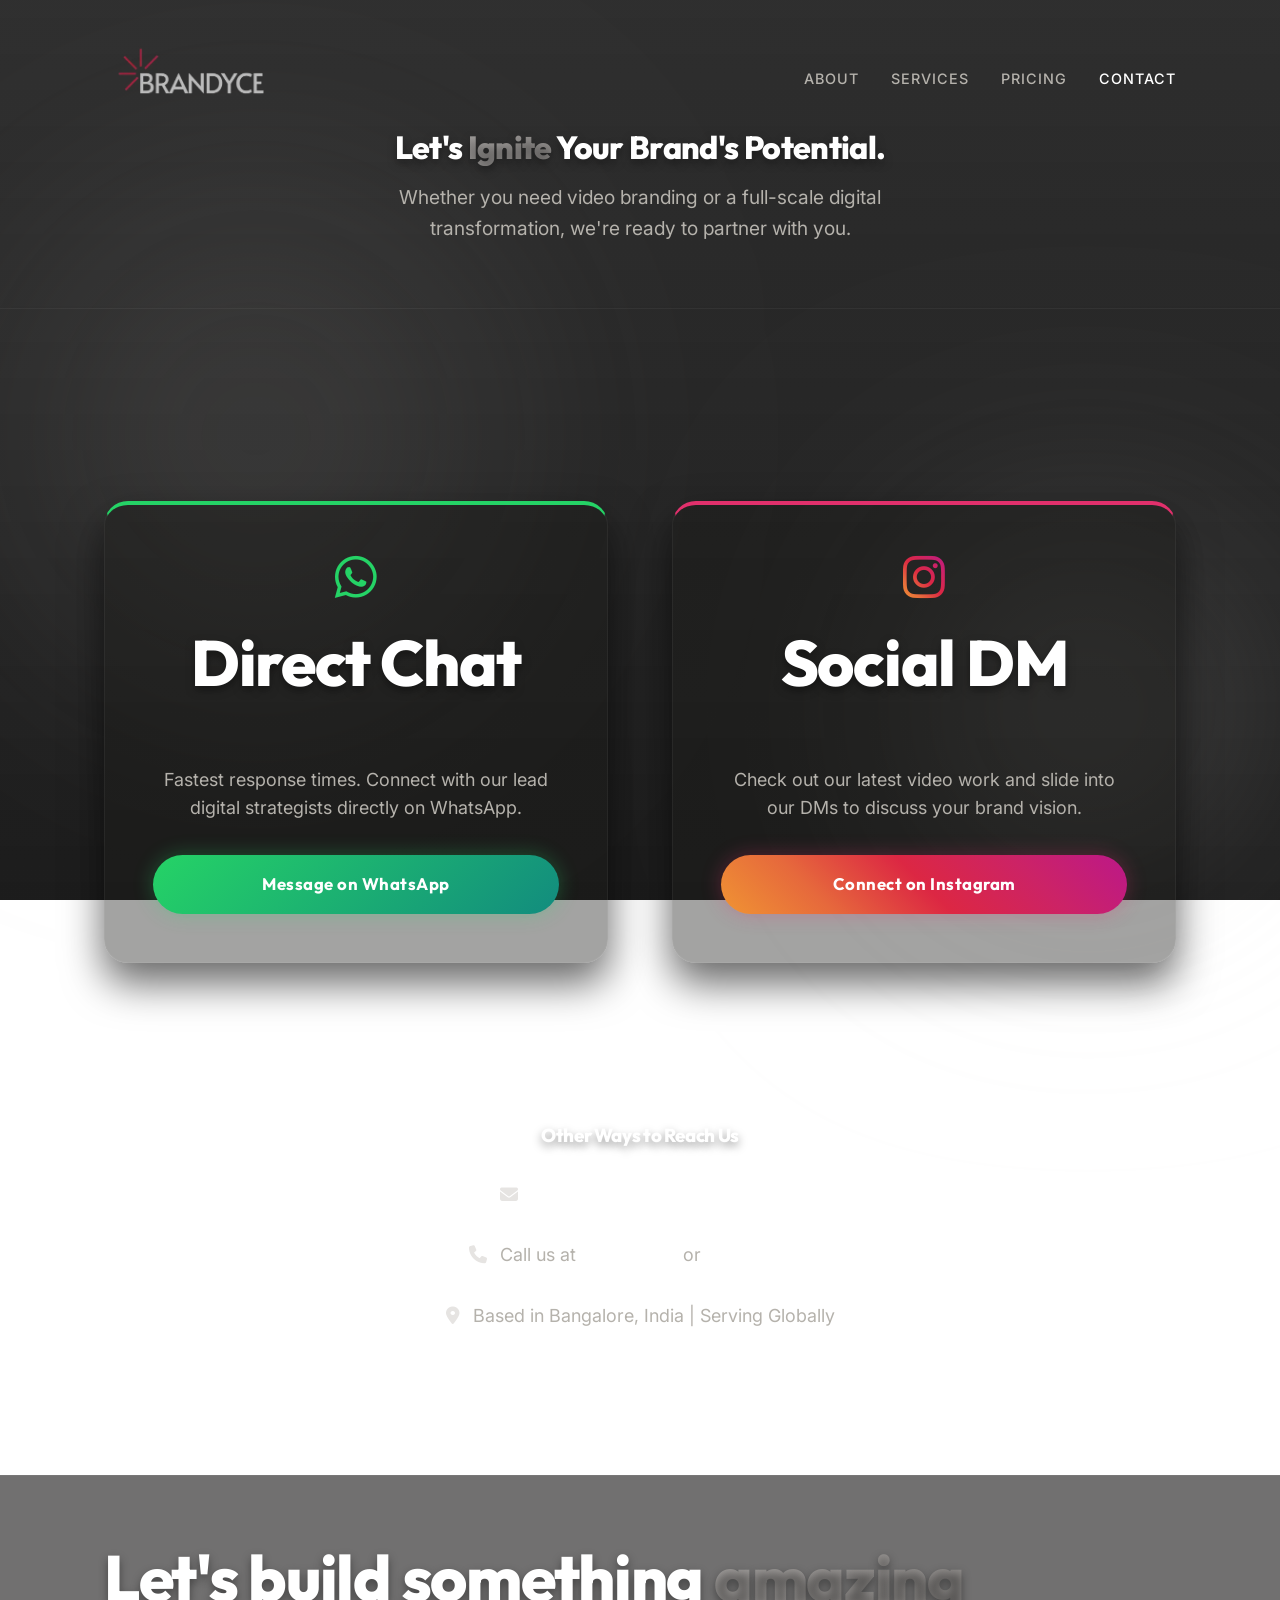
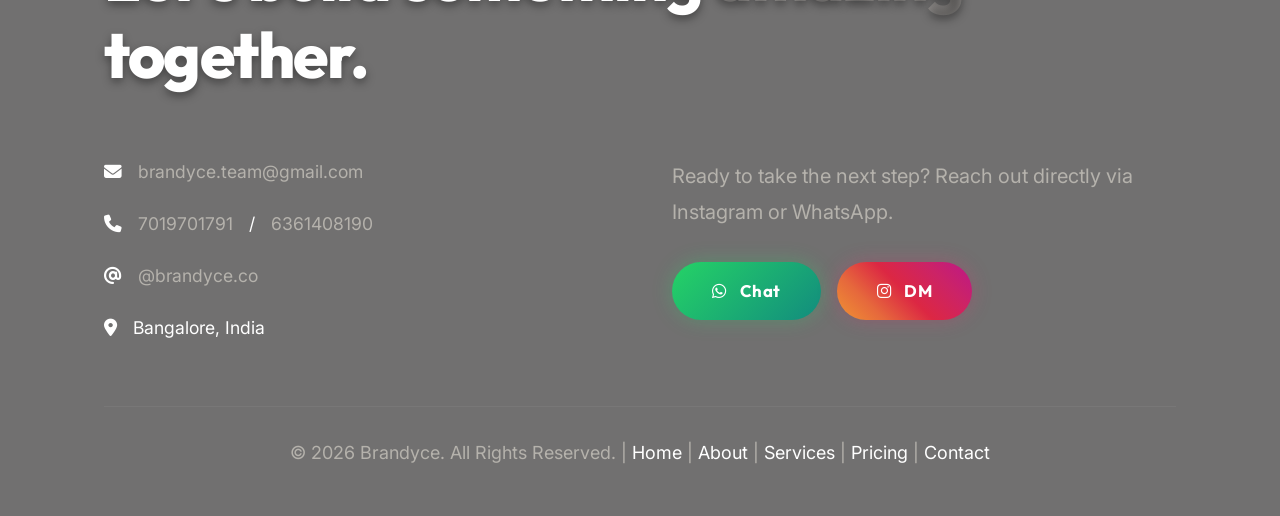
<file: contact.html>
<!DOCTYPE html>
<html lang="en">
<head>
    <meta charset="UTF-8">
    <meta name="viewport" content="width=device-width, initial-scale=1.0">
    <meta name="description" content="Get in touch with Brandyce, Bangalore's premier digital marketing and branding company. Contact us via WhatsApp or Instagram to elevate your startup.">
    <title>Contact Us | Brandyce</title>
    
    <link rel="stylesheet" href="https://cdnjs.cloudflare.com/ajax/libs/font-awesome/6.4.0/css/all.min.css">
    <link rel="stylesheet" href="styles.css?v=1.1">

    <!-- Favicon -->
    <link rel="icon" type="image/png" href="logo.png">
    <link rel="apple-touch-icon" href="logo.png">

    <!-- Advanced SEO Meta Tags -->
    <meta name="robots" content="index, follow">
    <meta name="keywords" content="Brandyce contact, digital marketing Bangalore, hire branding agency, video production company phone number">
    <meta property="og:title" content="Contact Us | Brandyce">
    <meta property="og:description" content="Get in touch with Brandyce, Bangalore's premier digital marketing and branding company.">
    <meta property="og:image" content="https://www.brandyce.in/og-image.png">
    <meta property="og:url" content="https://www.brandyce.in/contact.html">
    <meta property="og:type" content="website">

    <!-- JSON-LD Structured Data for Google Search -->
    <script type="application/ld+json">
    {
      "@context": "https://schema.org",
      "@type": "Organization",
      "name": "Brandyce",
      "url": "https://www.brandyce.in/",
      "logo": "https://www.brandyce.in/logo.png",
      "description": "Digital marketing and video-first branding company based in Bangalore.",
      "contactPoint": {
        "@type": "ContactPoint",
        "telephone": "+91-7019701791",
        "contactType": "customer service"
      }
    }
    </script>
    
    <style>
        .page-header {
            padding: 8rem 0 4rem;
            text-align: center;
            border-bottom: 1px solid rgba(255,255,255,0.05);
        }
        .contact-hero {
            display: grid;
            grid-template-columns: 1fr 1fr;
            gap: 4rem;
            align-items: center;
            margin-top: 4rem;
        }
        .contact-card {
            background: var(--bg-card);
            border: 1px solid rgba(255,255,255,0.05);
            padding: 3rem;
            border-radius: var(--radius-lg);
            text-align: center;
            box-shadow: var(--shadow-card);
        }
        .contact-card i {
            font-size: 3rem;
            margin-bottom: 1.5rem;
        }
        @media (max-width: 768px) {
            .contact-hero {
                grid-template-columns: 1fr;
            }
        }
    </style>
</head>
<body style="background-image: linear-gradient(to bottom, rgba(10,10,10,0.85), rgba(15,15,15,0.95)), url('https://images.unsplash.com/photo-1516321318423-f06f85e504b3?q=80&w=2070&auto=format&fit=crop'); background-size: cover; background-position: center; background-attachment: fixed;">
    
    <!-- Note: Custom cursor removed as per user request -->

    <div class="bg-glow bg-glow-purple" style="top: 20vh; left: 0;"></div>
    <div class="bg-glow bg-glow-cyan" style="bottom: 0; right: 0;"></div>

    <!-- Header Navigation -->
    <header>
        <div class="container nav-container">
            <a href="index.html" class="logo">
                <img src="logo.png" alt="Brandyce Logo" style="height: 110px; width: auto; border-radius: 4px;">
            </a>
            
            <button class="mobile-menu-btn" aria-label="Toggle menu">
                <i class="fa-solid fa-bars"></i>
            </button>
            
            <nav class="nav-links">
                <a href="about.html">About</a>
                <a href="services.html">Services</a>
                <a href="pricing.html">Pricing</a>
                <a href="contact.html" style="color: var(--text-primary);">Contact</a>
            </nav>
        </div>
    </header>

    <!-- Page Header -->
    <div class="page-header">
        <div class="container">
            <h1 class="fade-up visible">Let's <span class="gradient-text">Ignite</span> Your Brand's Potential.</h1>
            <p class="fade-up visible delay-100" style="max-width: 600px; margin: 0 auto; font-size: 1.2rem;">Whether you need video branding or a full-scale digital transformation, we're ready to partner with you.</p>
        </div>
    </div>

    <!-- Main Content -->
    <section>
        <div class="container">
            
            <div class="contact-hero fade-up delay-100">
                
                <!-- WhatsApp Card -->
                <div class="contact-card" style="border-top: 4px solid var(--whatsapp-color);">
                    <i class="fa-brands fa-whatsapp" style="color: var(--whatsapp-color);"></i>
                    <h2>Direct Chat</h2>
                    <p style="margin-bottom: 2rem;">Fastest response times. Connect with our lead digital strategists directly on WhatsApp.</p>
                    <a href="https://wa.me/917019701791" target="_blank" rel="noopener noreferrer" class="btn btn-whatsapp" style="width: 100%;">
                        Message on WhatsApp
                    </a>
                </div>
                
                <!-- Instagram Card -->
                <div class="contact-card" style="border-top: 4px solid #E1306C;">
                    <i class="fa-brands fa-instagram" style="background: var(--instagram-gradient); -webkit-background-clip: text; background-clip: text; -webkit-text-fill-color: transparent;"></i>
                    <h2>Social DM</h2>
                    <p style="margin-bottom: 2rem;">Check out our latest video work and slide into our DMs to discuss your brand vision.</p>
                    <a href="https://instagram.com/brandyce.co" target="_blank" rel="noopener noreferrer" class="btn btn-instagram" style="width: 100%;">
                        Connect on Instagram
                    </a>
                </div>
                
            </div>
            
            <div class="text-center fade-up delay-200" style="margin-top: 6rem; padding-top: 4rem; border-top: 1px solid rgba(255,255,255,0.05);">
                <h3 style="margin-bottom: 2rem;">Other Ways to Reach Us</h3>
                <div style="display: flex; flex-direction: column; gap: 1rem; align-items: center; justify-content: center;">
                    <p><i class="fa-solid fa-envelope" style="color: var(--accent-secondary); margin-right: 0.5rem;"></i> <a href="mailto:brandyce.team@gmail.com" style="font-size: 1.2rem; font-weight: 500;">brandyce.team@gmail.com</a></p>
                    <p><i class="fa-solid fa-phone" style="color: var(--accent-secondary); margin-right: 0.5rem;"></i> Call us at <a href="tel:+917019701791" style="font-weight: 500;">7019701791</a> or <a href="tel:+916361408190" style="font-weight: 500;">6361408190</a></p>
                    <p><i class="fa-solid fa-location-dot" style="color: var(--accent-secondary); margin-right: 0.5rem;"></i> Based in Bangalore, India | Serving Globally</p>
                </div>
            </div>

        </div>
    </section>

    <!-- Footer -->
    <footer class="footer">
        <div class="container">
            <h2 class="fade-up" style="text-align: left;">Let's build something <span class="gradient-text">amazing</span> together.</h2>
            
            <div class="footer-grid">
                <div class="contact-info fade-up delay-100">
                    <div class="contact-item">
                        <i class="fa-solid fa-envelope"></i>
                        <a href="mailto:brandyce.team@gmail.com">brandyce.team@gmail.com</a>
                    </div>
                    <div class="contact-item">
                        <i class="fa-solid fa-phone"></i>
                        <a href="tel:+917019701791">7019701791</a> / <a href="tel:+916361408190">6361408190</a>
                    </div>
                    <div class="contact-item">
                        <i class="fa-solid fa-at"></i>
                        <a href="https://instagram.com/brandyce.co" target="_blank">@brandyce.co</a>
                    </div>
                    <div class="contact-item">
                        <i class="fa-solid fa-location-dot"></i>
                        <span>Bangalore, India</span>
                    </div>
                </div>
                
                <div class="footer-cta fade-up delay-200">
                    <p class="text-lg" style="margin-bottom: 2rem;">Ready to take the next step? Reach out directly via Instagram or WhatsApp.</p>
                    <div class="flex gap-sm">
                        <a href="https://wa.me/917019701791" target="_blank" rel="noopener noreferrer" class="btn btn-whatsapp">
                            <i class="fa-brands fa-whatsapp"></i> Chat
                        </a>
                        <a href="https://instagram.com/brandyce.co" target="_blank" rel="noopener noreferrer" class="btn btn-instagram">
                            <i class="fa-brands fa-instagram"></i> DM
                        </a>
                    </div>
                </div>
            </div>
            
            <div class="footer-bottom">
                <p>&copy; 2026 Brandyce. All Rights Reserved. | <a href="index.html">Home</a> | <a href="about.html">About</a> | <a href="services.html">Services</a> | <a href="pricing.html">Pricing</a> | <a href="contact.html">Contact</a></p>
            </div>
        </div>
    </footer>

    <!-- Main Script -->
    <script src="script.js"></script>
</body>
</html>
</file>
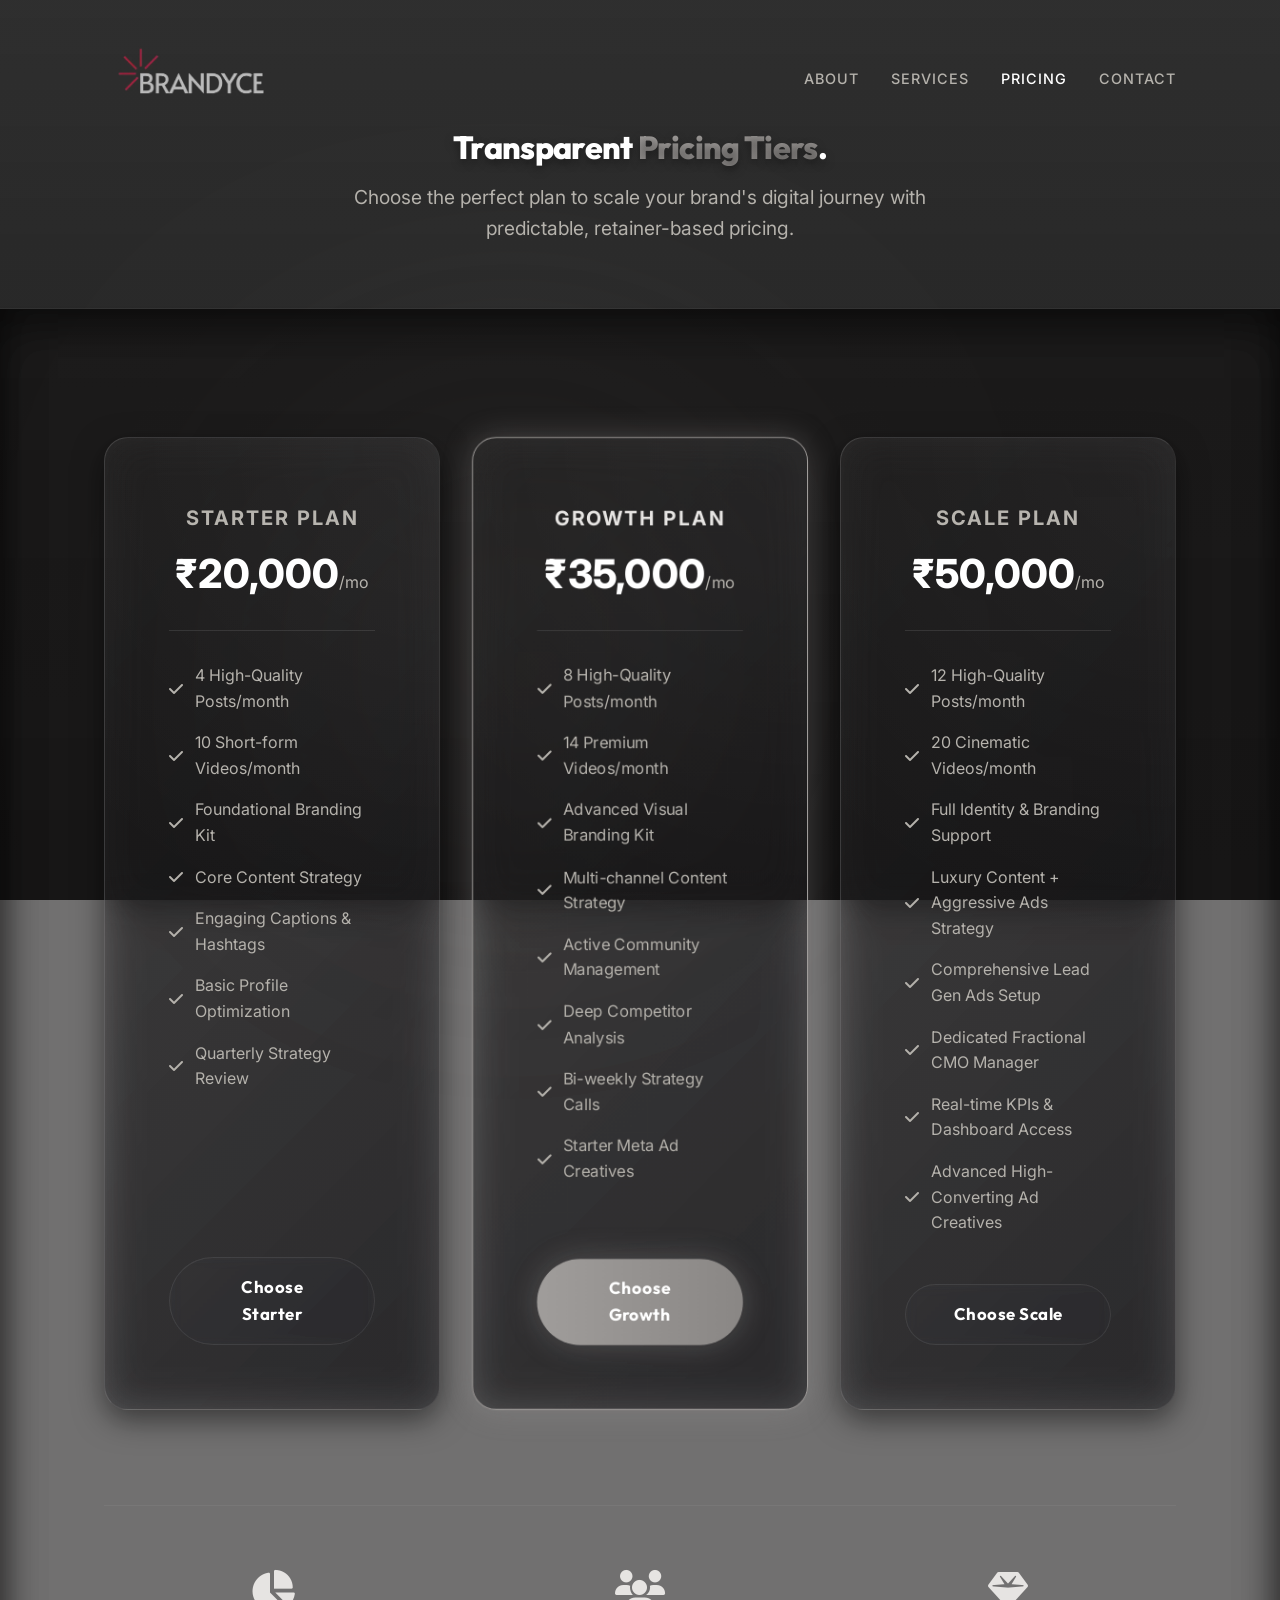
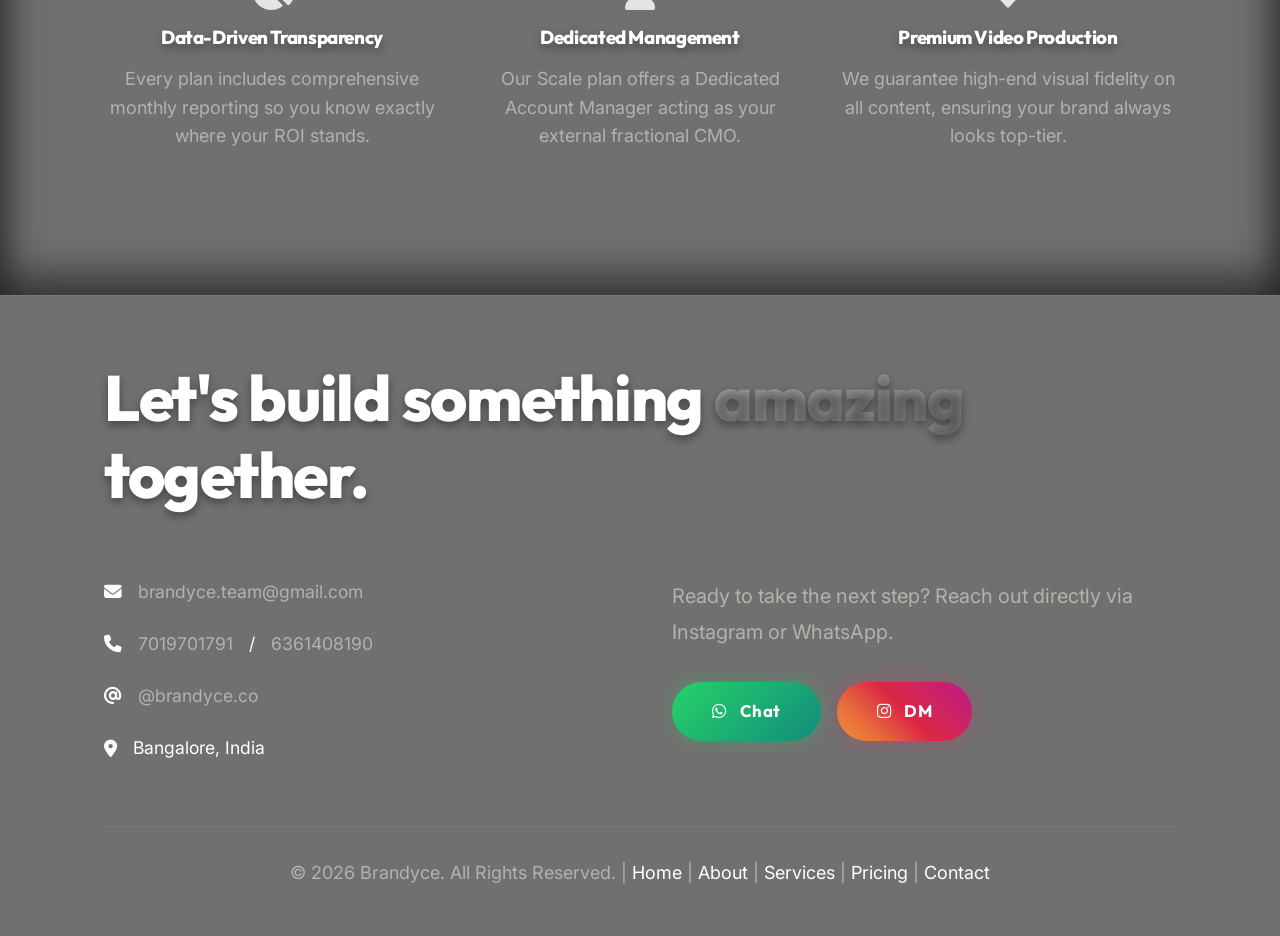
<file: pricing.html>
<!DOCTYPE html>
<html lang="en">
<head>
    <meta charset="UTF-8">
    <meta name="viewport" content="width=device-width, initial-scale=1.0">
    <meta name="description" content="Transparent digital marketing and branding pricing tiers for startups. Explore Brandyce's Starter, Growth, and Scale plans.">
    <title>Pricing Plans | Brandyce</title>
    
    <link rel="stylesheet" href="https://cdnjs.cloudflare.com/ajax/libs/font-awesome/6.4.0/css/all.min.css">
    <link rel="stylesheet" href="styles.css?v=1.1">

    <!-- Favicon -->
    <link rel="icon" type="image/png" href="logo.png">
    <link rel="apple-touch-icon" href="logo.png">

    <!-- Advanced SEO Meta Tags -->
    <meta name="robots" content="index, follow">
    <meta name="keywords" content="Brandyce, digital marketing pricing, branding company Bangalore, video production packages">
    <meta property="og:title" content="Pricing Plans | Brandyce">
    <meta property="og:description" content="View transparent pricing tiers for Brandyce's digital marketing and branding services.">
    <meta property="og:image" content="https://www.brandyce.in/og-image.png">
    <meta property="og:url" content="https://www.brandyce.in/pricing.html">
    <meta property="og:type" content="website">

    <!-- JSON-LD Structured Data for Google Search -->
    <script type="application/ld+json">
    {
      "@context": "https://schema.org",
      "@type": "Organization",
      "name": "Brandyce",
      "url": "https://www.brandyce.in/",
      "logo": "https://www.brandyce.in/logo.png",
      "description": "Digital marketing and video-first branding company based in Bangalore.",
      "contactPoint": {
        "@type": "ContactPoint",
        "telephone": "+91-7019701791",
        "contactType": "customer service"
      }
    }
    </script>
    
    <style>
        .page-header {
            padding: 8rem 0 4rem;
            text-align: center;
            border-bottom: 1px solid rgba(255,255,255,0.05);
        }
        .trust-grid {
            display: grid;
            grid-template-columns: repeat(3, 1fr);
            gap: 2rem;
            margin-top: 6rem;
            border-top: 1px solid rgba(255,255,255,0.05);
            padding-top: 4rem;
        }
        .trust-col {
            text-align: center;
        }
        .trust-col i {
            font-size: 2.5rem;
            color: var(--accent-secondary);
            margin-bottom: 1rem;
        }
        @media (max-width: 768px) {
            .trust-grid {
                grid-template-columns: 1fr;
            }
        }
    </style>
</head>
<body style="background-image: linear-gradient(to bottom, rgba(10,10,10,0.85), rgba(15,15,15,0.95)), url('https://images.unsplash.com/photo-1553729459-efe14ef6055d?q=80&w=2070&auto=format&fit=crop'); background-size: cover; background-position: center; background-attachment: fixed;">
    
    <!-- Note: Custom cursor removed as per user request -->

    <div class="bg-glow bg-glow-purple" style="bottom: 0; left: 20vw; top: auto;"></div>

    <!-- Header Navigation -->
    <header>
        <div class="container nav-container">
            <a href="index.html" class="logo">
                <img src="logo.png" alt="Brandyce Logo" style="height: 110px; width: auto; border-radius: 4px;">
            </a>
            
            <button class="mobile-menu-btn" aria-label="Toggle menu">
                <i class="fa-solid fa-bars"></i>
            </button>
            
            <nav class="nav-links">
                <a href="about.html">About</a>
                <a href="services.html">Services</a>
                <a href="pricing.html" style="color: var(--text-primary);">Pricing</a>
                <a href="contact.html">Contact</a>
            </nav>
        </div>
    </header>

    <!-- Page Header -->
    <div class="page-header">
        <div class="container">
            <h1 class="fade-up visible">Transparent <span class="gradient-text">Pricing Tiers</span>.</h1>
            <p class="fade-up visible delay-100" style="max-width: 600px; margin: 0 auto; font-size: 1.2rem;">Choose the perfect plan to scale your brand's digital journey with predictable, retainer-based pricing.</p>
        </div>
    </div>

    <!-- Main Content -->
    <section>
        <div class="container">
            
            <!-- PRICING GRID FROM INDEX -->
            <div class="pricing-grid">
                <!-- Starter Plan -->
                <div class="glass-card pricing-card fade-up delay-100">
                    <div class="pricing-header">
                        <div class="plan-name">Starter Plan</div>
                        <div class="plan-price">&#8377;20,000<span>/mo</span></div>
                    </div>
                    
                    <ul class="pricing-features">
                        <li><i class="fa-solid fa-check"></i> 4 High-Quality Posts/month</li>
                        <li><i class="fa-solid fa-check"></i> 10 Short-form Videos/month</li>
                        <li><i class="fa-solid fa-check"></i> Foundational Branding Kit</li>
                        <li><i class="fa-solid fa-check"></i> Core Content Strategy</li>
                        <li><i class="fa-solid fa-check"></i> Engaging Captions & Hashtags</li>
                        <li><i class="fa-solid fa-check"></i> Basic Profile Optimization</li>
                        <li><i class="fa-solid fa-check"></i> Quarterly Strategy Review</li>
                    </ul>
                    
                    <div class="pricing-action">
                        <a href="https://wa.me/917019701791?text=Hi,%20I'm%20interested%20in%20the%20Starter%20Plan!" target="_blank" class="btn btn-outline">Choose Starter</a>
                    </div>
                </div>
                
                <!-- Growth Plan (Featured) -->
                <div class="glass-card pricing-card featured fade-up delay-200">
                    <div class="pricing-header">
                        <div class="plan-name">Growth Plan</div>
                        <div class="plan-price">&#8377;35,000<span>/mo</span></div>
                    </div>
                    
                    <ul class="pricing-features">
                        <li><i class="fa-solid fa-check"></i> 8 High-Quality Posts/month</li>
                        <li><i class="fa-solid fa-check"></i> 14 Premium Videos/month</li>
                        <li><i class="fa-solid fa-check"></i> Advanced Visual Branding Kit</li>
                        <li><i class="fa-solid fa-check"></i> Multi-channel Content Strategy</li>
                        <li><i class="fa-solid fa-check"></i> Active Community Management</li>
                        <li><i class="fa-solid fa-check"></i> Deep Competitor Analysis</li>
                        <li><i class="fa-solid fa-check"></i> Bi-weekly Strategy Calls</li>
                        <li><i class="fa-solid fa-check"></i> Starter Meta Ad Creatives</li>
                    </ul>
                    
                    <div class="pricing-action">
                        <a href="https://wa.me/917019701791?text=Hi,%20I'm%20interested%20in%20the%20Growth%20Plan!" target="_blank" class="btn btn-primary">Choose Growth</a>
                    </div>
                </div>
                
                <!-- Scale Plan -->
                <div class="glass-card pricing-card fade-up delay-300">
                    <div class="pricing-header">
                        <div class="plan-name">Scale Plan</div>
                        <div class="plan-price">&#8377;50,000<span>/mo</span></div>
                    </div>
                    
                    <ul class="pricing-features">
                        <li><i class="fa-solid fa-check"></i> 12 High-Quality Posts/month</li>
                        <li><i class="fa-solid fa-check"></i> 20 Cinematic Videos/month</li>
                        <li><i class="fa-solid fa-check"></i> Full Identity & Branding Support</li>
                        <li><i class="fa-solid fa-check"></i> Luxury Content + Aggressive Ads Strategy</li>
                        <li><i class="fa-solid fa-check"></i> Comprehensive Lead Gen Ads Setup</li>
                        <li><i class="fa-solid fa-check"></i> Dedicated Fractional CMO Manager</li>
                        <li><i class="fa-solid fa-check"></i> Real-time KPIs & Dashboard Access</li>
                        <li><i class="fa-solid fa-check"></i> Advanced High-Converting Ad Creatives</li>
                    </ul>
                    
                    <div class="pricing-action">
                        <a href="https://wa.me/917019701791?text=Hi,%20I'm%20interested%20in%20the%20Scale%20Plan!" target="_blank" class="btn btn-outline">Choose Scale</a>
                    </div>
                </div>
            </div>

            <!-- Value / Trust Justification -->
            <div class="trust-grid fade-up delay-200">
                <div class="trust-col">
                    <i class="fa-solid fa-chart-pie"></i>
                    <h3>Data-Driven Transparency</h3>
                    <p style="color: var(--text-secondary); margin-top: 0.5rem;">Every plan includes comprehensive monthly reporting so you know exactly where your ROI stands.</p>
                </div>
                <div class="trust-col">
                    <i class="fa-solid fa-users"></i>
                    <h3>Dedicated Management</h3>
                    <p style="color: var(--text-secondary); margin-top: 0.5rem;">Our Scale plan offers a Dedicated Account Manager acting as your external fractional CMO.</p>
                </div>
                <div class="trust-col">
                    <i class="fa-solid fa-gem"></i>
                    <h3>Premium Video Production</h3>
                    <p style="color: var(--text-secondary); margin-top: 0.5rem;">We guarantee high-end visual fidelity on all content, ensuring your brand always looks top-tier.</p>
                </div>
            </div>

        </div>
    </section>

    <!-- Footer -->
    <footer class="footer">
        <div class="container">
            <h2 class="fade-up" style="text-align: left;">Let's build something <span class="gradient-text">amazing</span> together.</h2>
            
            <div class="footer-grid">
                <div class="contact-info fade-up delay-100">
                    <div class="contact-item">
                        <i class="fa-solid fa-envelope"></i>
                        <a href="mailto:brandyce.team@gmail.com">brandyce.team@gmail.com</a>
                    </div>
                    <div class="contact-item">
                        <i class="fa-solid fa-phone"></i>
                        <a href="tel:+917019701791">7019701791</a> / <a href="tel:+916361408190">6361408190</a>
                    </div>
                    <div class="contact-item">
                        <i class="fa-solid fa-at"></i>
                        <a href="https://instagram.com/brandyce.co" target="_blank">@brandyce.co</a>
                    </div>
                    <div class="contact-item">
                        <i class="fa-solid fa-location-dot"></i>
                        <span>Bangalore, India</span>
                    </div>
                </div>
                
                <div class="footer-cta fade-up delay-200">
                    <p class="text-lg" style="margin-bottom: 2rem;">Ready to take the next step? Reach out directly via Instagram or WhatsApp.</p>
                    <div class="flex gap-sm">
                        <a href="https://wa.me/917019701791" target="_blank" rel="noopener noreferrer" class="btn btn-whatsapp">
                            <i class="fa-brands fa-whatsapp"></i> Chat
                        </a>
                        <a href="https://instagram.com/brandyce.co" target="_blank" rel="noopener noreferrer" class="btn btn-instagram">
                            <i class="fa-brands fa-instagram"></i> DM
                        </a>
                    </div>
                </div>
            </div>
            
            <div class="footer-bottom">
                <p>&copy; 2026 Brandyce. All Rights Reserved. | <a href="index.html">Home</a> | <a href="about.html">About</a> | <a href="services.html">Services</a> | <a href="pricing.html">Pricing</a> | <a href="contact.html">Contact</a></p>
            </div>
        </div>
    </footer>

    <!-- Main Script -->
    <script src="script.js"></script>
</body>
</html>
</file>
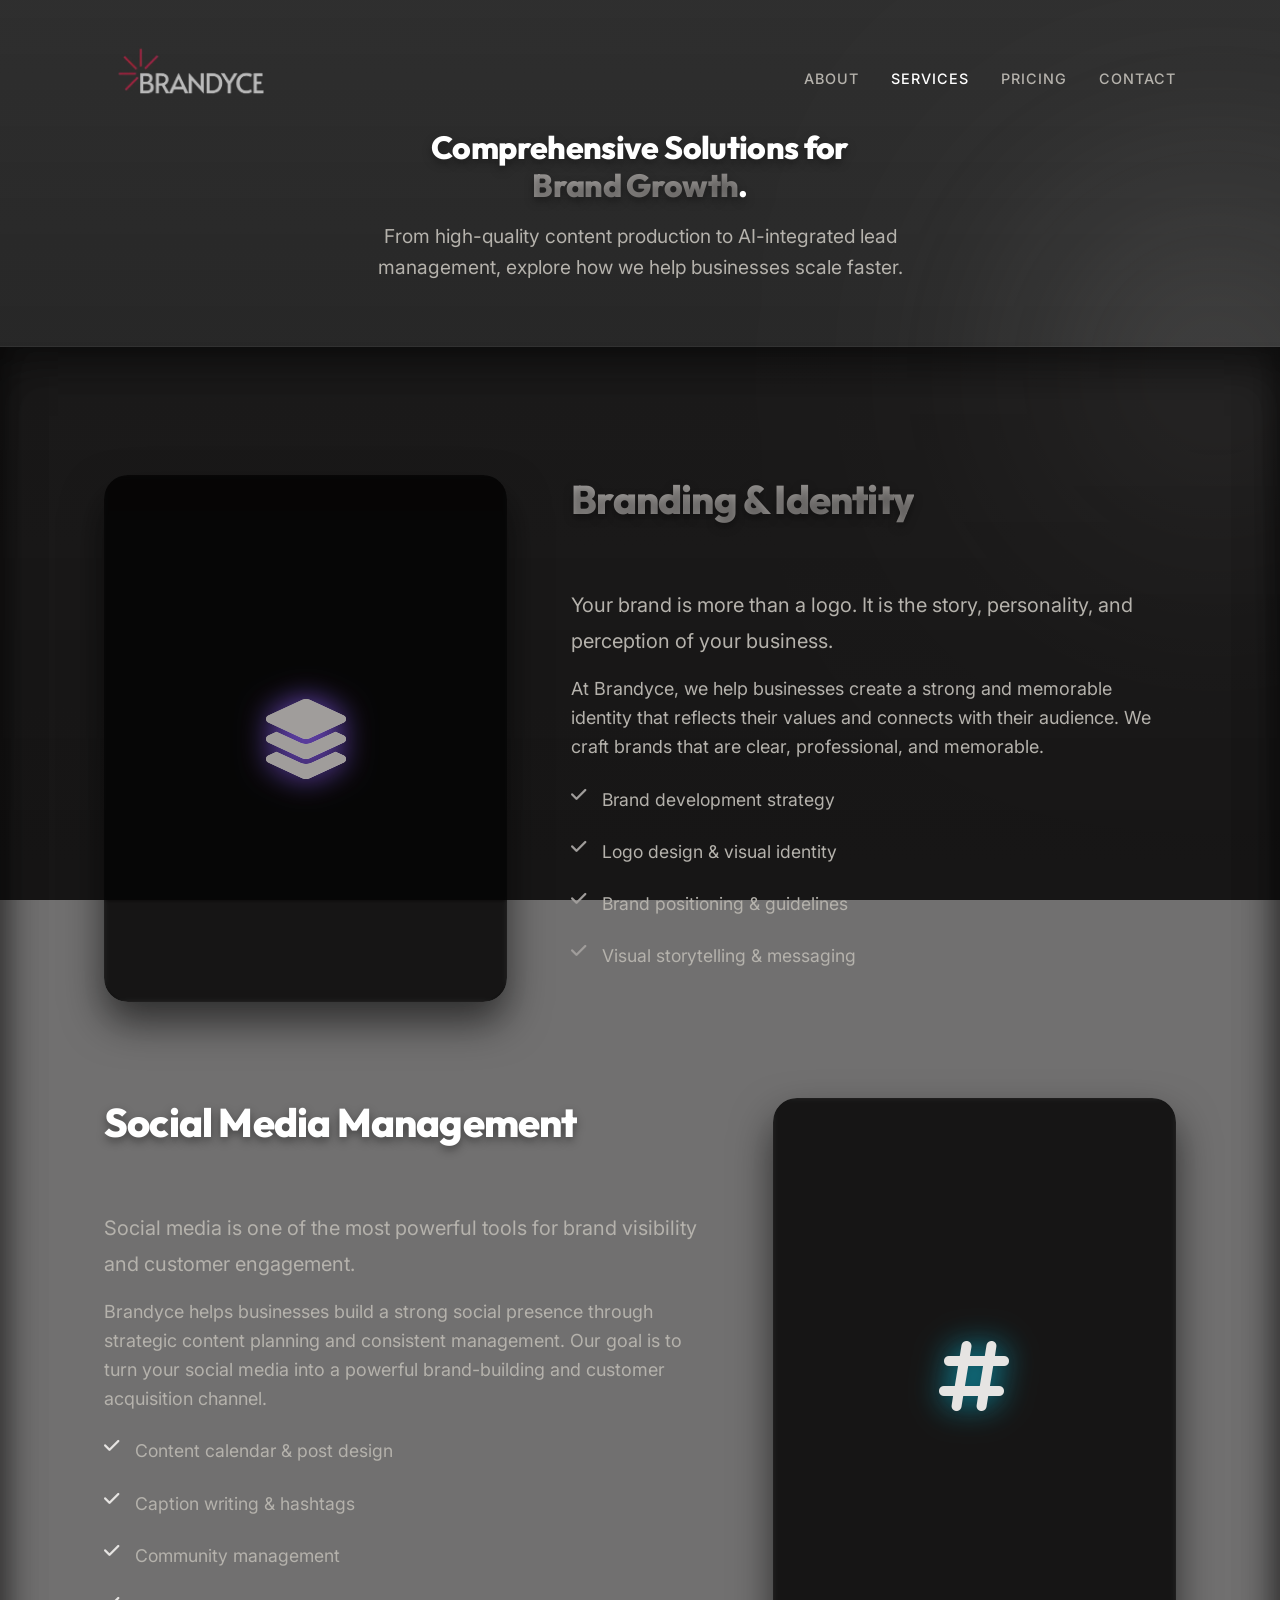
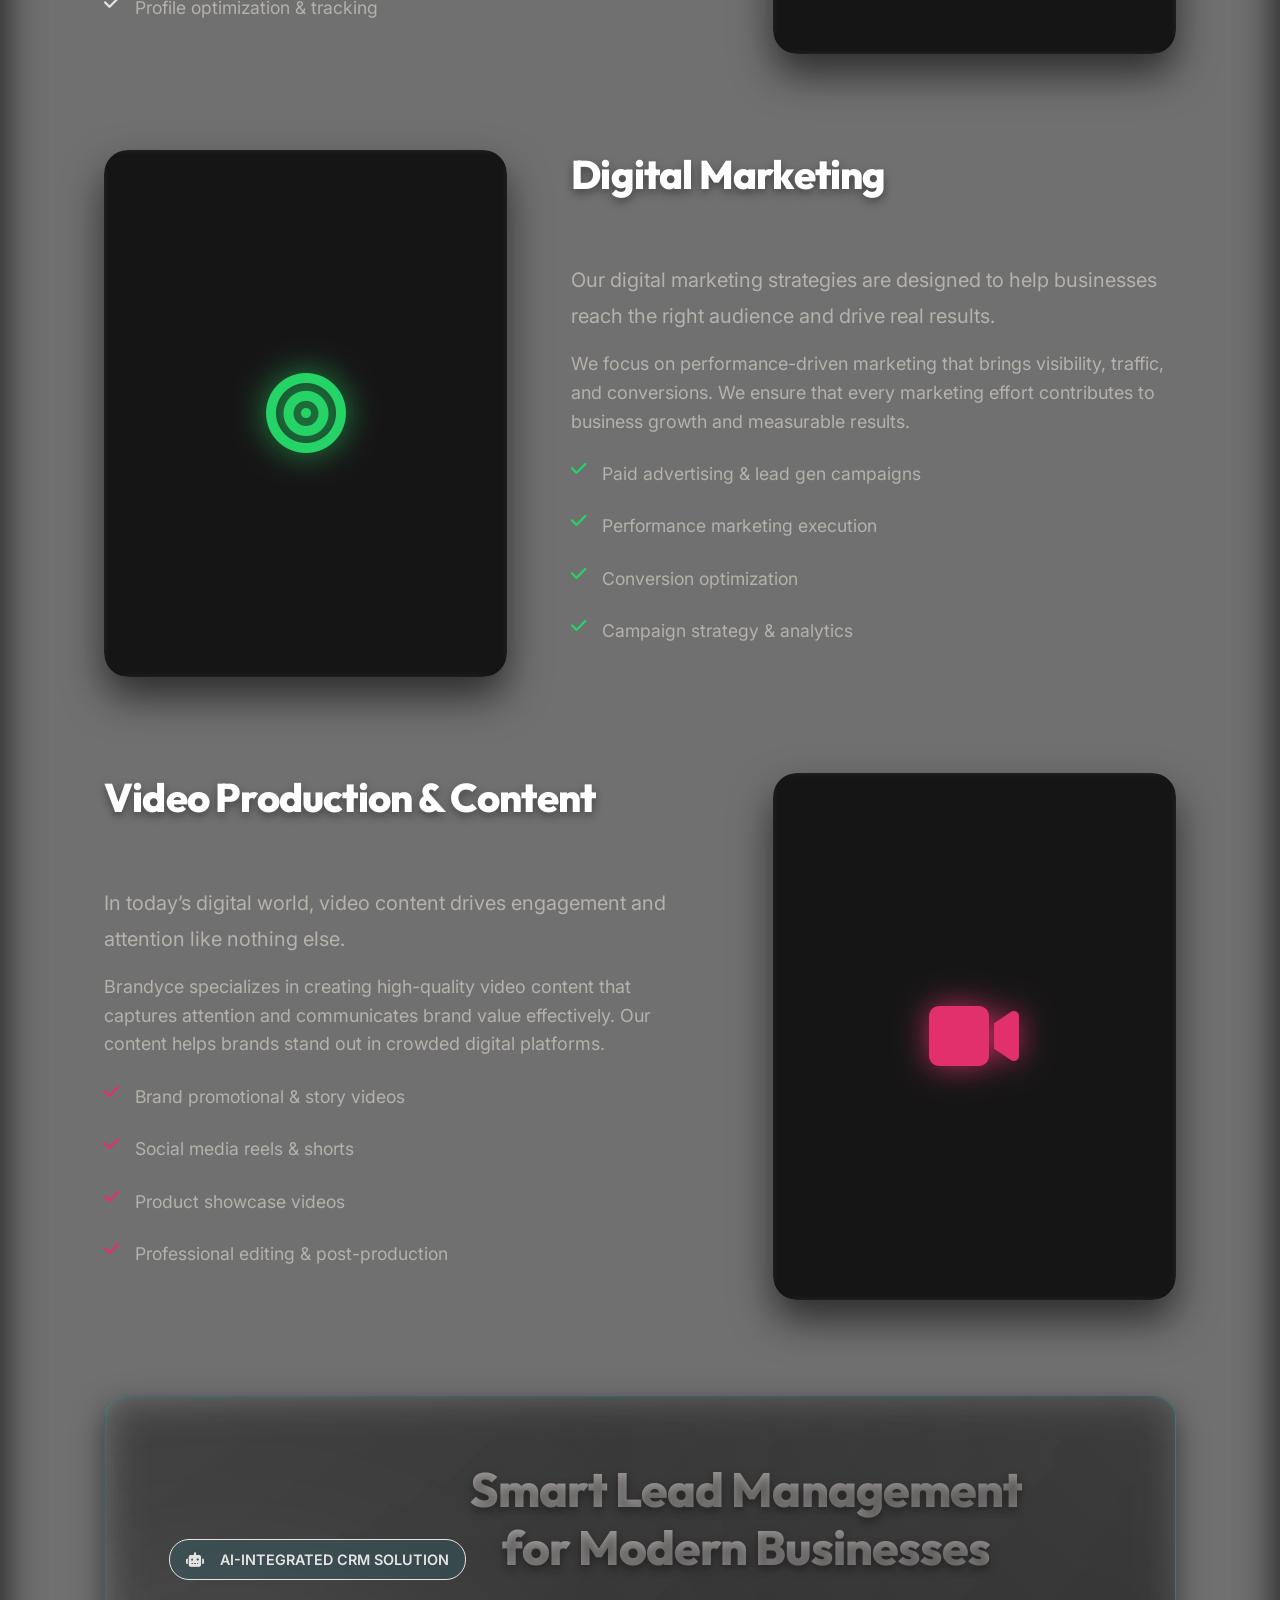
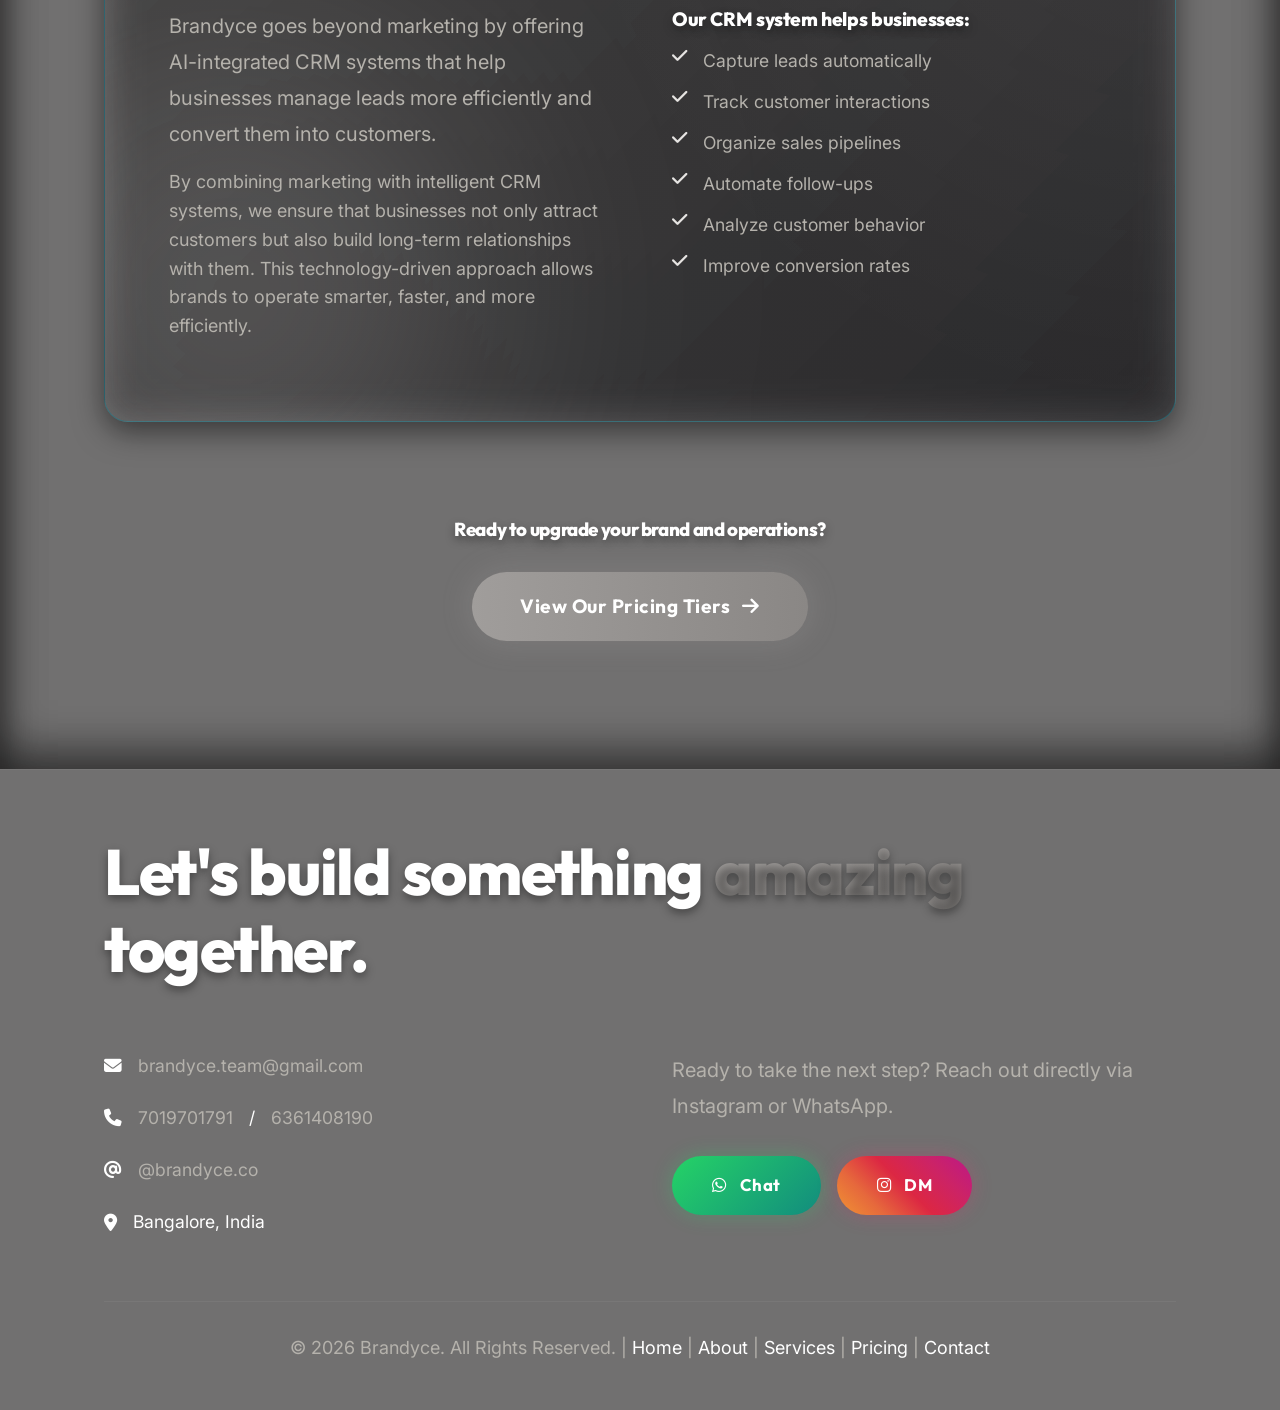
<file: services.html>
<!DOCTYPE html>
<html lang="en">

<head>
    <meta charset="UTF-8">
    <meta name="viewport" content="width=device-width, initial-scale=1.0">
    <meta name="description"
        content="Explore Brandyce's comprehensive digital solutions including video content creation, social media management, CRM strategy, and lead generation campaigns.">
    <title>Services | Brandyce Digital Marketing & Visual Branding</title>

    <link rel="stylesheet" href="https://cdnjs.cloudflare.com/ajax/libs/font-awesome/6.4.0/css/all.min.css">
    <link rel="stylesheet" href="styles.css?v=1.1">

    <!-- Favicon -->
    <link rel="icon" type="image/png" href="logo.png">
    <link rel="apple-touch-icon" href="logo.png">

    <!-- Advanced SEO Meta Tags -->
    <meta name="robots" content="index, follow">
    <meta name="keywords" content="Brandyce services, digital marketing services, branding identity, video production, CRM solutions, web development">
    <meta property="og:title" content="Our Services | Brandyce">
    <meta property="og:description" content="Explore Brandyce's comprehensive digital solutions including video content creation, social media management, CRM strategy, and more.">
    <meta property="og:image" content="https://www.brandyce.in/og-image.png">
    <meta property="og:url" content="https://www.brandyce.in/services.html">
    <meta property="og:type" content="website">

    <!-- JSON-LD Structured Data for Google Search -->
    <script type="application/ld+json">
    {
      "@context": "https://schema.org",
      "@type": "Organization",
      "name": "Brandyce",
      "url": "https://www.brandyce.in/",
      "logo": "https://www.brandyce.in/logo.png",
      "description": "Digital marketing and video-first branding company based in Bangalore.",
      "contactPoint": {
        "@type": "ContactPoint",
        "telephone": "+91-7019701791",
        "contactType": "customer service"
      }
    }
    </script>

    <style>
        .page-header {
            padding: 8rem 0 4rem;
            text-align: center;
            border-bottom: 1px solid rgba(255, 255, 255, 0.05);
        }

        .service-row {
            display: grid;
            grid-template-columns: 1fr 1.5fr;
            gap: 4rem;
            align-items: center;
            margin-bottom: 6rem;
        }

        .service-row:nth-child(even) {
            grid-template-columns: 1.5fr 1fr;
        }

        .service-row:nth-child(even) .service-icon {
            order: 2;
        }

        .service-row:nth-child(even) .service-details {
            order: 1;
        }

        .service-icon {
            display: flex;
            justify-content: center;
            align-items: center;
            height: 100%;
            min-height: 250px;
            background: var(--bg-card);
            border-radius: var(--radius-lg);
            border: 1px solid rgba(255, 255, 255, 0.05);
            box-shadow: var(--shadow-card);
        }

        .service-icon i {
            font-size: 5rem;
            background: var(--accent-gradient);
            -webkit-background-clip: text;
            -webkit-text-fill-color: transparent;
            background-clip: text;
        }

        @media (max-width: 768px) {

            .service-row,
            .service-row:nth-child(even) {
                grid-template-columns: 1fr;
            }

            .service-row:nth-child(even) .service-icon {
                order: 1;
            }

            .service-row:nth-child(even) .service-details {
                order: 2;
            }

            .service-icon {
                min-height: 200px;
            }
        }
    </style>
</head>

<body style="background-image: linear-gradient(to bottom, rgba(10,10,10,0.85), rgba(15,15,15,0.95)), url('https://images.unsplash.com/photo-1504384308090-c894fdcc538d?q=80&w=2070&auto=format&fit=crop'); background-size: cover; background-position: center; background-attachment: fixed;">

    <!-- Note: Custom cursor removed as per user request -->

    <div class="bg-glow bg-glow-cyan" style="top: 20vh; right: -10vw;"></div>

    <!-- Header Navigation -->
    <header>
        <div class="container nav-container">
            <a href="index.html" class="logo">
                <img src="logo.png" alt="Brandyce Logo" style="height: 110px; width: auto; border-radius: 4px;">
            </a>

            <button class="mobile-menu-btn" aria-label="Toggle menu">
                <i class="fa-solid fa-bars"></i>
            </button>

            <nav class="nav-links">
                <a href="about.html">About</a>
                <a href="services.html" style="color: var(--text-primary);">Services</a>
                <a href="pricing.html">Pricing</a>
                <a href="contact.html">Contact</a>
            </nav>
        </div>
    </header>

    <!-- Page Header -->
    <div class="page-header">
        <div class="container">
            <h1 class="fade-up visible">Comprehensive Solutions for <br><span class="gradient-text">Brand Growth</span>.
            </h1>
            <p class="fade-up visible delay-100" style="max-width: 600px; margin: 0 auto; font-size: 1.2rem;">From
                high-quality content production to AI-integrated lead management, explore how we help businesses scale
                faster.</p>
        </div>
    </div>

    <!-- Main Content -->
    <section>
        <div class="container">

            <!-- Service 1: Branding & Identity -->
            <div class="service-row fade-up delay-100">
                <div class="service-icon"
                    style="background: url('https://images.unsplash.com/photo-1542744094-3a31f272c490?q=80&w=1000&auto=format&fit=crop') center/cover; position: relative; overflow: hidden; border: none;">
                    <div
                        style="position: absolute; top:0; left:0; right:0; bottom:0; background: rgba(0,0,0,0.6); display: flex; align-items: center; justify-content: center; backdrop-filter: blur(2px);">
                        <i class="fa-solid fa-layer-group"
                            style="color: var(--accent-primary); filter: drop-shadow(0 0 15px rgba(139, 92, 246, 0.8)); -webkit-text-fill-color: initial;"></i>
                    </div>
                </div>
                <div class="service-details">
                    <h2 class="gradient-text" style="text-align: left; font-size: 2.5rem;">Branding & Identity</h2>
                    <p class="text-lg">Your brand is more than a logo. It is the story, personality, and perception of
                        your business.</p>
                    <p>At Brandyce, we help businesses create a strong and memorable identity that reflects their values
                        and connects with their audience. We craft brands that are clear, professional, and memorable.
                    </p>
                    <ul class="about-list" style="margin-top: 1.5rem;">
                        <li><i class="fa-solid fa-check" style="color: var(--accent-primary);"></i> Brand development
                            strategy
                        </li>
                        <li><i class="fa-solid fa-check" style="color: var(--accent-primary);"></i> Logo design & visual
                            identity</li>
                        <li><i class="fa-solid fa-check" style="color: var(--accent-primary);"></i> Brand positioning &
                            guidelines</li>
                        <li><i class="fa-solid fa-check" style="color: var(--accent-primary);"></i> Visual storytelling
                            & messaging</li>
                    </ul>
                </div>
            </div>

            <!-- Service 2: Social Media Management -->
            <div class="service-row fade-up delay-100">
                <div class="service-icon"
                    style="background: url('https://images.unsplash.com/photo-1611162617474-5b21e879e113?q=80&w=800&auto=format&fit=crop') center/cover; position: relative; overflow: hidden; border: none;">
                    <div
                        style="position: absolute; top:0; left:0; right:0; bottom:0; background: rgba(0,0,0,0.6); display: flex; align-items: center; justify-content: center; backdrop-filter: blur(2px);">
                        <i class="fa-solid fa-hashtag"
                            style="color: var(--accent-secondary); filter: drop-shadow(0 0 15px rgba(6, 182, 212, 0.8)); -webkit-text-fill-color: initial; background: none;"></i>
                    </div>
                </div>
                <div class="service-details">
                    <h2 style="text-align: left; font-size: 2.5rem;">Social Media Management</h2>
                    <p class="text-lg">Social media is one of the most powerful tools for brand visibility and customer
                        engagement.</p>
                    <p>Brandyce helps businesses build a strong social presence through strategic content planning and
                        consistent management. Our goal is to turn your social media into a powerful brand-building and
                        customer acquisition channel.</p>
                    <ul class="about-list" style="margin-top: 1.5rem;">
                        <li><i class="fa-solid fa-check" style="color: var(--accent-secondary);"></i> Content calendar &
                            post design</li>
                        <li><i class="fa-solid fa-check" style="color: var(--accent-secondary);"></i> Caption writing &
                            hashtags</li>
                        <li><i class="fa-solid fa-check" style="color: var(--accent-secondary);"></i> Community
                            management</li>
                        <li><i class="fa-solid fa-check" style="color: var(--accent-secondary);"></i> Profile
                            optimization & tracking</li>
                    </ul>
                </div>
            </div>

            <!-- Service 3: Digital Marketing -->
            <div class="service-row fade-up delay-100">
                <div class="service-icon"
                    style="background: url('https://images.unsplash.com/photo-1460925895917-afdab827c52f?q=80&w=800&auto=format&fit=crop') center/cover; position: relative; overflow: hidden; border: none;">
                    <div
                        style="position: absolute; top:0; left:0; right:0; bottom:0; background: rgba(0,0,0,0.6); display: flex; align-items: center; justify-content: center; backdrop-filter: blur(2px);">
                        <i class="fa-solid fa-bullseye"
                            style="color: var(--whatsapp-color); filter: drop-shadow(0 0 15px rgba(37, 211, 102, 0.8)); -webkit-text-fill-color: initial; background: none;"></i>
                    </div>
                </div>
                <div class="service-details">
                    <h2 style="text-align: left; font-size: 2.5rem;">Digital Marketing</h2>
                    <p class="text-lg">Our digital marketing strategies are designed to help businesses reach the right
                        audience and drive real results.</p>
                    <p>We focus on performance-driven marketing that brings visibility, traffic, and conversions. We
                        ensure that every marketing effort contributes to business growth and measurable results.</p>
                    <ul class="about-list" style="margin-top: 1.5rem;">
                        <li><i class="fa-solid fa-check" style="color: var(--whatsapp-color);"></i> Paid advertising &
                            lead gen campaigns</li>
                        <li><i class="fa-solid fa-check" style="color: var(--whatsapp-color);"></i> Performance
                            marketing execution</li>
                        <li><i class="fa-solid fa-check" style="color: var(--whatsapp-color);"></i> Conversion
                            optimization</li>
                        <li><i class="fa-solid fa-check" style="color: var(--whatsapp-color);"></i> Campaign strategy &
                            analytics</li>
                    </ul>
                </div>
            </div>

            <!-- Service 4: Video Production -->
            <div class="service-row fade-up delay-100">
                <div class="service-icon"
                    style="background: url('https://images.unsplash.com/photo-1601506521937-0121a7fc2a6b?q=80&w=800&auto=format&fit=crop') center/cover; position: relative; overflow: hidden; border: none;">
                    <div
                        style="position: absolute; top:0; left:0; right:0; bottom:0; background: rgba(0,0,0,0.6); display: flex; align-items: center; justify-content: center; backdrop-filter: blur(2px);">
                        <i class="fa-solid fa-video"
                            style="color: #E1306C; filter: drop-shadow(0 0 15px rgba(225, 48, 108, 0.8)); -webkit-text-fill-color: initial; background: none;"></i>
                    </div>
                </div>
                <div class="service-details">
                    <h2 style="text-align: left; font-size: 2.5rem;">Video Production & Content</h2>
                    <p class="text-lg">In today’s digital world, video content drives engagement and attention like
                        nothing else.</p>
                    <p>Brandyce specializes in creating high-quality video content that captures attention and
                        communicates brand value effectively. Our content helps brands stand out in crowded digital
                        platforms.</p>
                    <ul class="about-list" style="margin-top: 1.5rem;">
                        <li><i class="fa-solid fa-check" style="color: #E1306C;"></i> Brand promotional & story videos
                        </li>
                        <li><i class="fa-solid fa-check" style="color: #E1306C;"></i> Social media reels & shorts</li>
                        <li><i class="fa-solid fa-check" style="color: #E1306C;"></i> Product showcase videos</li>
                        <li><i class="fa-solid fa-check" style="color: #E1306C;"></i> Professional editing &
                            post-production</li>
                    </ul>
                </div>
            </div>

            <!-- AI-INTEGRATED CRM SOLUTION -->
            <div class="glass-card fade-up delay-200"
                style="margin-top: 6rem; padding: 4rem; position: relative; overflow: hidden; border-color: rgba(6, 182, 212, 0.3);">
                <div class="bg-glow bg-glow-cyan"
                    style="left: -10vw; bottom: -10vw; width: 40vw; height: 40vw; opacity: 0.15; z-index: 0;"></div>
                <div style="position: relative; z-index: 1;">
                    <div
                        style="display: inline-flex; align-items: center; gap: 1rem; padding: 0.5rem 1rem; background: rgba(6, 182, 212, 0.1); border: 1px solid var(--accent-secondary); border-radius: 20px; color: var(--accent-secondary); font-size: 0.9rem; font-weight: 600; margin-bottom: 1.5rem;">
                        <i class="fa-solid fa-robot"></i> AI-INTEGRATED CRM SOLUTION
                    </div>
                    <h2 class="gradient-text"
                        style="text-align: margin-left:0.5rem; font-size: 3rem; margin-bottom: 2rem;">Smart Lead
                        Management <br>for Modern Businesses</h2>

                    <div class="crm-grid" style="display: grid; grid-template-columns: 1fr 1fr; gap: 4rem;">
                        <div>
                            <p class="text-lg">Brandyce goes beyond marketing by offering AI-integrated CRM systems that
                                help businesses manage leads more efficiently and convert them into customers.</p>
                            <p>By combining marketing with intelligent CRM systems, we ensure that businesses not only
                                attract customers but also build long-term relationships with them. This
                                technology-driven approach allows brands to operate smarter, faster, and more
                                efficiently.</p>
                        </div>
                        <div>
                            <h4 style="font-size: 1.2rem; margin-bottom: 1rem;">Our CRM system helps businesses:</h4>
                            <ul class="about-list" style="margin-top: 0;">
                                <li style="margin-bottom: 0.8rem;"><i class="fa-solid fa-check"
                                        style="color: var(--accent-secondary);"></i> Capture leads automatically</li>
                                <li style="margin-bottom: 0.8rem;"><i class="fa-solid fa-check"
                                        style="color: var(--accent-secondary);"></i> Track customer interactions</li>
                                <li style="margin-bottom: 0.8rem;"><i class="fa-solid fa-check"
                                        style="color: var(--accent-secondary);"></i> Organize sales pipelines</li>
                                <li style="margin-bottom: 0.8rem;"><i class="fa-solid fa-check"
                                        style="color: var(--accent-secondary);"></i> Automate follow-ups</li>
                                <li style="margin-bottom: 0.8rem;"><i class="fa-solid fa-check"
                                        style="color: var(--accent-secondary);"></i> Analyze customer behavior</li>
                                <li style="margin-bottom: 0.8rem;"><i class="fa-solid fa-check"
                                        style="color: var(--accent-secondary);"></i> Improve conversion rates</li>
                            </ul>
                        </div>
                    </div>
                </div>
            </div>

            <div class="text-center" style="margin-top: 6rem;">
                <h3 style="margin-bottom: 2rem;">Ready to upgrade your brand and operations?</h3>
                <a href="pricing.html" class="btn btn-primary btn-lg"
                    style="font-size: 1.2rem; padding: 1.2rem 3rem;">View Our Pricing Tiers <i
                        class="fa-solid fa-arrow-right"></i></a>
            </div>

        </div>
    </section>

    <!-- Footer -->
    <!-- (Footer identical to about.html) -->
    <footer class="footer">
        <div class="container">
            <h2 class="fade-up" style="text-align: left;">Let's build something <span
                    class="gradient-text">amazing</span> together.</h2>

            <div class="footer-grid">
                <div class="contact-info fade-up delay-100">
                    <div class="contact-item">
                        <i class="fa-solid fa-envelope"></i>
                        <a href="mailto:brandyce.team@gmail.com">brandyce.team@gmail.com</a>
                    </div>
                    <div class="contact-item">
                        <i class="fa-solid fa-phone"></i>
                        <a href="tel:+917019701791">7019701791</a> / <a href="tel:+916361408190">6361408190</a>
                    </div>
                    <div class="contact-item">
                        <i class="fa-solid fa-at"></i>
                        <a href="https://instagram.com/brandyce.co" target="_blank">@brandyce.co</a>
                    </div>
                    <div class="contact-item">
                        <i class="fa-solid fa-location-dot"></i>
                        <span>Bangalore, India</span>
                    </div>
                </div>

                <div class="footer-cta fade-up delay-200">
                    <p class="text-lg" style="margin-bottom: 2rem;">Ready to take the next step? Reach out directly via
                        Instagram or WhatsApp.</p>
                    <div class="flex gap-sm">
                        <a href="https://wa.me/917019701791" target="_blank" rel="noopener noreferrer"
                            class="btn btn-whatsapp">
                            <i class="fa-brands fa-whatsapp"></i> Chat
                        </a>
                        <a href="https://instagram.com/brandyce.co" target="_blank" rel="noopener noreferrer"
                            class="btn btn-instagram">
                            <i class="fa-brands fa-instagram"></i> DM
                        </a>
                    </div>
                </div>
            </div>

            <div class="footer-bottom">
                <p>&copy; 2026 Brandyce. All Rights Reserved. | <a href="index.html">Home</a> | <a
                        href="about.html">About</a> | <a href="services.html">Services</a> | <a
                        href="pricing.html">Pricing</a> | <a href="contact.html">Contact</a></p>
            </div>
        </div>
    </footer>

    <!-- Main Script -->
    <script src="script.js"></script>
</body>

</html>
</file>
<file: styles.css>
/* ==========================================================================
   Brandyce - Video-first Branding & Digital Company
   ========================================================================== */

@import url('https://fonts.googleapis.com/css2?family=Outfit:wght@300;400;600;800&family=Inter:wght@400;500;700&display=swap');

/* ==========================================================================
   Variables
   ========================================================================== */
:root {
  /* Colors - Modern Dark Theme */
  --bg-dark: transparent; /* Changed to transparent so body background images show */
  --bg-darker: rgba(19, 18, 17, 0.6); /* Semi-transparent alternative to #131211 */
  --bg-card: rgba(26, 25, 24, 0.4);
  --bg-card-hover: rgba(36, 35, 33, 0.6);
  --glass-border: rgba(255, 255, 255, 0.08);
  --glass-border-hover: rgba(255, 255, 255, 0.2);
  
  --text-primary: #ffffff;
  --text-secondary: #B5B2AC;
  
  /* Accents */
  --accent-primary: #A09D9B; /* Logo taupe/warm grey */
  --accent-secondary: #E6E4E2; /* Light warm grey/off-white */
  --accent-gradient: linear-gradient(135deg, var(--accent-primary) 0%, var(--accent-secondary) 100%);
  --accent-gradient-animated: linear-gradient(270deg, var(--accent-primary), var(--accent-secondary), #8A8785, var(--accent-primary));
  
  /* Social Colors */
  --whatsapp-color: #25D366;
  --instagram-color: #E1306C;
  --instagram-gradient: linear-gradient(45deg, #f09433 0%, #e6683c 25%, #dc2743 50%, #cc2366 75%, #bc1888 100%);

  /* Typography */
  --font-heading: 'Outfit', sans-serif;
  --font-body: 'Inter', sans-serif;
  
  /* Sizing & Spacing */
  --max-width: 1200px;
  --spacing-sm: 1rem;
  --spacing-md: 2rem;
  --spacing-lg: 4rem;
  --spacing-xl: 8rem;
  
  /* Border Radius */
  --radius-sm: 8px;
  --radius-md: 16px;
  --radius-lg: 24px;
  --radius-pill: 9999px;

  /* Shadows / Glows */
  --glow-primary: 0 0 30px rgba(160, 157, 155, 0.3);
  --glow-secondary: 0 0 30px rgba(230, 228, 226, 0.3);
  --shadow-card: 0 20px 40px rgba(0, 0, 0, 0.6);
  
  /* Transitions */
  --transition-fast: 0.2s ease;
  --transition-normal: 0.3s cubic-bezier(0.25, 0.8, 0.25, 1);
  --transition-slow: 0.6s cubic-bezier(0.22, 1, 0.36, 1);
  
  /* Cursor */
  --cursor-size: 8px;
  --cursor-outline-size: 30px;
}

/* ==========================================================================
   Reset & Base Styles
   ========================================================================== */
* {
  margin: 0;
  padding: 0;
  box-sizing: border-box;
}

html {
  scroll-behavior: smooth;
  font-size: 16px;
}

body {
  font-family: var(--font-body);
  background-color: var(--bg-dark);
  color: var(--text-primary);
  line-height: 1.6;
  overflow-x: hidden;
  -webkit-font-smoothing: antialiased;
  -moz-osx-font-smoothing: grayscale;
}

/* Fallback for when elements might reset cursor */
a, button, input, textarea, select {
  cursor: pointer;
}

h1, h2, h3, h4, h5, h6 {
  font-family: var(--font-heading);
  font-weight: 800;
  line-height: 1.2;
  margin-bottom: var(--spacing-sm);
  color: var(--text-primary);
  letter-spacing: -0.02em;
  text-shadow: 0 4px 10px rgba(0, 0, 0, 0.4);
}

h2 {
  font-size: clamp(2.5rem, 5vw, 4rem);
  text-align: center;
  margin-bottom: var(--spacing-lg);
}

p {
  margin-bottom: var(--spacing-sm);
  color: var(--text-secondary);
  font-size: 1.125rem;
}

a {
  color: var(--text-primary);
  text-decoration: none;
  transition: color var(--transition-fast);
}

img {
  max-width: 100%;
  height: auto;
  display: block;
  border-radius: var(--radius-md);
}

ul {
  list-style: none;
}

/* ==========================================================================
   Typography Utilities
   ========================================================================== */
.gradient-text {
  background: var(--accent-gradient-animated);
  background-size: 400% 400%;
  -webkit-background-clip: text;
  -webkit-text-fill-color: transparent;
  background-clip: text;
  color: transparent;
  display: inline-block;
  animation: gradientFlow 8s ease infinite;
}

@keyframes gradientFlow {
    0% { background-position: 0% 50% }
    50% { background-position: 100% 50% }
    100% { background-position: 0% 50% }
}

@keyframes breathe {
  0%, 100% { transform: scale(1); opacity: 0.15; }
  50% { transform: scale(1.1); opacity: 0.25; }
}

.text-center { text-align: center; }
.font-bold { font-weight: 700; }
.text-lg { font-size: 1.25rem; line-height: 1.8; }

/* ==========================================================================
   Custom Cursor
   ========================================================================== */

/* Custom cursor styling has been removed to use native browser cursors. */

@media (max-width: 768px) {
  .cursor-dot, .cursor-outline {
    display: none;
  }
  body, a, button {
    cursor: auto;
  }
}

/* ==========================================================================
   Layout & Structure
   ========================================================================== */
.container {
  width: 100%;
  max-width: var(--max-width);
  margin: 0 auto;
  padding: 0 5%;
}

section {
  padding: var(--spacing-xl) 0;
  position: relative;
  z-index: 2;
}

section:nth-child(even) {
  background-color: var(--bg-darker);
  box-shadow: inset 0 20px 40px rgba(0,0,0,0.5), inset 0 -20px 40px rgba(0,0,0,0.5);
}

.flex { display: flex; }
.flex-col { flex-direction: column; }
.items-center { align-items: center; }
.justify-center { justify-content: center; }
.justify-between { justify-content: space-between; }
.gap-sm { gap: var(--spacing-sm); }
.gap-md { gap: var(--spacing-md); }
.gap-lg { gap: var(--spacing-lg); }

/* ==========================================================================
   Components
   ========================================================================== */

/* Buttons */
.btn {
  display: inline-flex;
  align-items: center;
  justify-content: center;
  gap: 0.75rem;
  padding: 1rem 2.5rem;
  border-radius: var(--radius-pill);
  font-family: var(--font-heading);
  font-weight: 700;
  font-size: 1.05rem;
  cursor: pointer;
  transition: all var(--transition-normal);
  border: none;
  outline: none;
  position: relative;
  overflow: hidden;
  z-index: 1;
  letter-spacing: 0.5px;
}

.btn::before {
  content: '';
  position: absolute;
  top: 0;
  left: 0;
  width: 100%;
  height: 100%;
  z-index: -1;
  transition: opacity var(--transition-normal);
  opacity: 0;
}

.btn:hover {
  transform: translateY(-4px) scale(1.02);
  box-shadow: var(--shadow-card);
}

.btn:active {
  transform: translateY(-1px) scale(0.98);
}

.btn-primary {
  background: var(--accent-gradient-animated);
  background-size: 300% 300%;
  color: white;
  box-shadow: var(--glow-primary);
  animation: gradientFlow 6s ease infinite;
}

.btn-primary:hover {
  box-shadow: 0 0 40px rgba(160, 157, 155, 0.6), 0 0 80px rgba(230, 228, 226, 0.3);
}

.btn-outline {
  background: rgba(255,255,255,0.03);
  backdrop-filter: blur(5px);
  -webkit-backdrop-filter: blur(5px);
  border: 1px solid var(--glass-border);
  color: var(--text-primary);
}

.btn-outline:hover {
  border-color: var(--accent-secondary);
  background: rgba(230, 228, 226, 0.1);
  box-shadow: 0 0 20px rgba(230, 228, 226, 0.2);
}

.btn-whatsapp {
  background: linear-gradient(135deg, #25D366, #128C7E);
  color: #fff;
  box-shadow: 0 0 20px rgba(37, 211, 102, 0.3);
}

.btn-whatsapp:hover {
  box-shadow: 0 0 30px rgba(37, 211, 102, 0.6);
}

.btn-instagram {
  background: var(--instagram-gradient);
  color: #fff;
  box-shadow: 0 0 20px rgba(225, 48, 108, 0.3);
}

.btn-instagram:hover {
  box-shadow: 0 0 30px rgba(225, 48, 108, 0.6);
}

.icon {
  width: 1.25rem;
  height: 1.25rem;
  fill: currentColor;
}

/* Glass Cards */
.glass-card {
  background: linear-gradient(135deg, rgba(255,255,255,0.05) 0%, rgba(20, 20, 25, 0.4) 100%);
  backdrop-filter: blur(20px);
  -webkit-backdrop-filter: blur(20px);
  border: 1px solid var(--glass-border);
  border-top: 1px solid rgba(255, 255, 255, 0.15);
  border-left: 1px solid rgba(255, 255, 255, 0.15);
  border-radius: var(--radius-lg);
  padding: var(--spacing-lg);
  transition: background var(--transition-normal), border-color var(--transition-normal), box-shadow var(--transition-normal); /* Removed transform from transition */
  position: relative;
  overflow: hidden;
  box-shadow: inset 0 0 20px rgba(255, 255, 255, 0.02), 0 10px 30px rgba(0,0,0,0.5);
  transform-style: preserve-3d;
  will-change: transform;
}

.glass-card::before {
    content: '';
    position: absolute;
    top: 0; left: 0; right: 0; bottom: 0;
    background: radial-gradient(circle at top right, rgba(255,255,255,0.05), transparent 50%);
    pointer-events: none;
}

.glass-card:hover {
  background: var(--bg-card-hover);
  border-color: var(--glass-border-hover);
  /* Hover transforms removed to let JS handle 3D tilt seamlessly, but keep shadow glow */
  box-shadow: 0 20px 40px rgba(160, 157, 155, 0.15);
}

/* Services Carousel - Scroll Snap */
.services-carousel-wrapper {
  position: relative;
  display: flex;
  align-items: center;
}

.services-carousel {
  display: flex;
  gap: 2rem;
  overflow-x: auto;
  scroll-snap-type: x mandatory;
  padding: 1rem 0;
  scrollbar-width: none; /* Firefox */
  -ms-overflow-style: none; /* IE and Edge */
  flex: 1;
  scroll-behavior: smooth;
  align-items: stretch; /* Forces equal height for all card buttons */
}

.services-carousel::-webkit-scrollbar {
  display: none;
}

.service-card {
  width: 350px;
  flex-shrink: 0;
  display: flex;
  flex-direction: column;
  text-align: left;
  padding: 2.5rem;
  scroll-snap-align: start;
}

.carousel-arrow {
  background: var(--bg-card);
  border: 1px solid var(--glass-border);
  color: var(--text-primary);
  width: 44px;
  height: 44px;
  border-radius: 50%;
  display: flex;
  align-items: center;
  justify-content: center;
  cursor: pointer;
  z-index: 10;
  flex-shrink: 0;
  transition: all var(--transition-fast);
}

.carousel-arrow:hover {
  background: var(--accent-gradient);
  transform: scale(1.1);
  border-color: transparent;
  color: #fff;
}

.prev-arrow {
  margin-right: -22px;
}

.next-arrow {
  margin-left: -22px;
}

@media (max-width: 768px) {
  .carousel-arrow {
    display: none;
  }
}

/* Background Effects */
.bg-glow {
  position: absolute;
  border-radius: 50%;
  filter: blur(120px);
  z-index: 0;
  pointer-events: none;
  opacity: 0.15;
  mix-blend-mode: screen;
  animation: breathe 8s infinite alternate ease-in-out;
}

.bg-glow-purple {
  background: var(--accent-primary);
  width: 40vw;
  height: 40vw;
  top: -10vw;
  left: -10vw;
}

.bg-glow-cyan {
  background: var(--accent-secondary);
  width: 30vw;
  height: 30vw;
  bottom: -5vw;
  right: -5vw;
}

/* ==========================================================================
   Header / Nav
   ========================================================================== */
header {
  position: fixed;
  top: 0;
  left: 0;
  width: 100%;
  z-index: 100;
  padding: 1.5rem 0;
  transition: background-color var(--transition-fast), padding var(--transition-fast);
}

header.scrolled {
  background-color: rgba(5, 5, 5, 0.85);
  backdrop-filter: blur(10px);
  -webkit-backdrop-filter: blur(10px);
  padding: 1rem 0;
  border-bottom: 1px solid rgba(255, 255, 255, 0.05);
}

.nav-container {
  display: flex;
  justify-content: space-between;
  align-items: center;
}

.logo {
  font-family: var(--font-heading);
  font-size: 1.75rem;
  font-weight: 800;
  letter-spacing: -0.5px;
  color: var(--text-primary);
  display: flex;
  align-items: center;
  gap: 0.5rem;
}

.nav-links {
  display: flex;
  gap: 2rem;
}

.nav-links a {
  font-size: 0.9rem;
  font-weight: 500;
  text-transform: uppercase;
  letter-spacing: 1px;
  color: var(--text-secondary);
  position: relative;
}

.nav-links a::after {
  content: '';
  position: absolute;
  width: 0;
  height: 2px;
  bottom: -4px;
  left: 0;
  background: var(--accent-gradient);
  transition: width var(--transition-normal);
}

.nav-links a:hover {
  color: var(--text-primary);
}

.nav-links a:hover::after {
  width: 100%;
}

.mobile-menu-btn {
  display: none;
  background: none;
  border: none;
  color: var(--text-primary);
  font-size: 1.5rem;
  cursor: pointer;
}

/* ==========================================================================
   Hero Section
   ========================================================================== */
.hero {
  min-height: 100vh;
  display: flex;
  align-items: center;
  justify-content: center;
  text-align: center;
  padding-top: 5rem;
  position: relative;
  overflow: hidden;
}

.hero-content {
  position: relative;
  z-index: 10;
  max-width: 800px;
}

.hero h1 {
  font-size: clamp(3rem, 8vw, 5.5rem);
  margin-bottom: 1.5rem;
  line-height: 1.1;
}

.hero p {
  font-size: clamp(1.1rem, 2vw, 1.3rem);
  max-width: 600px;
  margin: 0 auto 2.5rem;
}

.hero-btns {
  display: flex;
  gap: 1.5rem;
  justify-content: center;
  flex-wrap: wrap;
}

/* ==========================================================================
   About Section
   ========================================================================== */
.about-grid {
  display: grid;
  grid-template-columns: 1fr 1fr;
  gap: 4rem;
  align-items: center;
}

.about-content h3 {
  font-size: 2rem;
  margin-bottom: 1.5rem;
}

.about-list {
  margin: 2rem 0;
}

.about-list li {
  display: flex;
  align-items: flex-start;
  gap: 1rem;
  margin-bottom: 1.5rem;
  font-size: 1.1rem;
  color: var(--text-secondary);
}

.about-list li svg {
  color: var(--accent-secondary);
  flex-shrink: 0;
  width: 1.5rem;
  height: 1.5rem;
  margin-top: 0.2rem;
}

.quote-box {
  background: linear-gradient(135deg, rgba(160,157,155,0.1) 0%, rgba(230,228,226,0.1) 100%);
  border-left: 4px solid var(--accent-primary);
  padding: 2rem;
  border-radius: 0 var(--radius-md) var(--radius-md) 0;
  font-family: var(--font-heading);
  font-size: 1.5rem;
  font-style: italic;
  font-weight: 600;
  color: var(--text-primary);
}

/* ==========================================================================
   Pricing Section
   ========================================================================== */
.pricing-grid {
  display: grid;
  grid-template-columns: repeat(3, 1fr);
  gap: 2rem;
}

.pricing-card {
  display: flex;
  flex-direction: column;
  height: 100%;
}

.pricing-card.featured {
  transform: scale(1.05);
  border-color: var(--accent-primary);
  box-shadow: var(--glow-primary);
  z-index: 2;
}

.pricing-card.featured:hover {
  transform: scale(1.05) translateY(-5px);
}

.pricing-header {
  text-align: center;
  margin-bottom: 2rem;
  padding-bottom: 1.5rem;
  border-bottom: 1px solid rgba(255, 255, 255, 0.1);
}

.plan-name {
  font-size: 1.25rem;
  font-weight: 700;
  text-transform: uppercase;
  letter-spacing: 2px;
  color: var(--text-secondary);
  margin-bottom: 0.5rem;
}

.featured .plan-name {
  color: var(--accent-secondary);
}

.plan-price {
  font-size: 2.5rem;
  font-weight: 800;
  color: var(--text-primary);
}

.plan-price span {
  font-size: 1rem;
  font-weight: 400;
  color: var(--text-secondary);
}

.pricing-features {
  flex-grow: 1;
  margin-bottom: 2rem;
}

.pricing-features li {
  display: flex;
  align-items: center;
  gap: 0.75rem;
  margin-bottom: 1rem;
  color: var(--text-secondary);
}

.pricing-features li svg {
  color: var(--accent-secondary);
  width: 1rem;
  height: 1rem;
  flex-shrink: 0;
}

.pricing-action {
  margin-top: auto;
  text-align: center;
}

.pricing-action .btn {
  width: 100%;
}

/* ==========================================================================
   Contact / Footer
   ========================================================================== */
.footer {
  background-color: var(--bg-darker);
  border-top: 1px solid rgba(255, 255, 255, 0.05);
  padding: 4rem 0 2rem;
  position: relative;
}

.footer-grid {
  display: grid;
  grid-template-columns: 1fr 1fr;
  gap: 4rem;
  margin-bottom: 4rem;
}

.contact-info {
  display: flex;
  flex-direction: column;
  gap: 1.5rem;
}

.contact-item {
  display: flex;
  align-items: center;
  gap: 1rem;
  font-size: 1.1rem;
}

.contact-item svg {
  color: var(--accent-secondary);
  width: 1.5rem;
  height: 1.5rem;
  flex-shrink: 0;
}

.contact-item a {
  color: var(--text-secondary);
}

.contact-item a:hover {
  color: var(--accent-secondary);
}

.footer-socials {
  display: flex;
  gap: 1rem;
  margin-top: 1rem;
}

.social-link {
  display: flex;
  align-items: center;
  justify-content: center;
  width: 3rem;
  height: 3rem;
  border-radius: 50%;
  background: rgba(255, 255, 255, 0.05);
  color: var(--text-primary);
  transition: all var(--transition-fast);
}

.social-link:hover {
  background: var(--accent-gradient);
  transform: translateY(-3px);
}

.footer-bottom {
  text-align: center;
  padding-top: 2rem;
  border-top: 1px solid rgba(255, 255, 255, 0.05);
  color: rgba(160, 160, 160, 0.5);
  font-size: 0.9rem;
}

.footer-motto {
  font-family: var(--font-heading);
  font-size: 2rem;
  font-weight: 700;
  margin-bottom: 1rem;
  background: var(--accent-gradient);
  -webkit-background-clip: text;
  -webkit-text-fill-color: transparent;
  background-clip: text;
  color: transparent;
}

/* ==========================================================================
   Animations
   ========================================================================== */
.fade-up {
  opacity: 0;
  transform: translateY(30px);
  transition: opacity 0.8s ease, transform 0.8s ease;
}

.fade-up.visible {
  opacity: 1;
  transform: translateY(0);
}

.delay-100 { transition-delay: 100ms; }
.delay-200 { transition-delay: 200ms; }
.delay-300 { transition-delay: 300ms; }

/* ==========================================================================
   Responsive
   ========================================================================== */
@media (max-width: 992px) {
  .pricing-grid {
    grid-template-columns: repeat(2, 1fr);
  }
  
  .pricing-card.featured {
    transform: none;
    order: -1;
    grid-column: span 2;
  }
  
  .pricing-card.featured:hover {
    transform: translateY(-5px);
  }
}

@media (max-width: 768px) {
  /* Center align everything on mobile */
  body, .about-content, .about-content h2, .about-content h3, .service-details h2 {
    text-align: center !important;
  }

  .service-card {
    text-align: center !important;
    align-items: center !important;
  }

  .about-list li, .pricing-features li, .contact-item {
    justify-content: center !important;
  }
  
  .flex.gap-sm {
    justify-content: center;
  }

  /* Solid black navbar on mobile and resize logo */
  header {
    background-color: #050505 !important;
    padding: 0.5rem 0 !important;
  }
  
  .logo img {
    height: 50px !important; /* Prevents giant header from blocking content */
  }

  /* Prevent the black header from covering the top sections on mobile */
  .page-header {
    padding-top: 11rem !important;
  }
  
  .hero {
    padding-top: 9rem !important;
  }

  .about-grid, .crm-grid {
    grid-template-columns: 1fr !important;
    gap: 2rem !important;
  }
  
  .quote-box {
    border-left: none;
    border-top: 4px solid var(--accent-primary);
    border-radius: 0 0 var(--radius-md) var(--radius-md);
  }
  
  .pricing-grid {
    grid-template-columns: 1fr;
  }
  
  .pricing-card.featured {
    grid-column: auto;
  }
  
  .footer-grid {
    grid-template-columns: 1fr;
    gap: 3rem;
  }
  
  .nav-links {
    display: none;
    position: absolute;
    top: 100%;
    left: 0;
    width: 100%;
    background: #050505 !important;
    flex-direction: column;
    padding: 2rem;
    text-align: center;
    border-bottom: 1px solid rgba(255, 255, 255, 0.05);
  }
  
  .nav-links.active {
    display: flex;
  }
  
  .mobile-menu-btn {
    display: block;
  }
  
  .carousel-arrow {
    display: none;
  }
}
</file>
